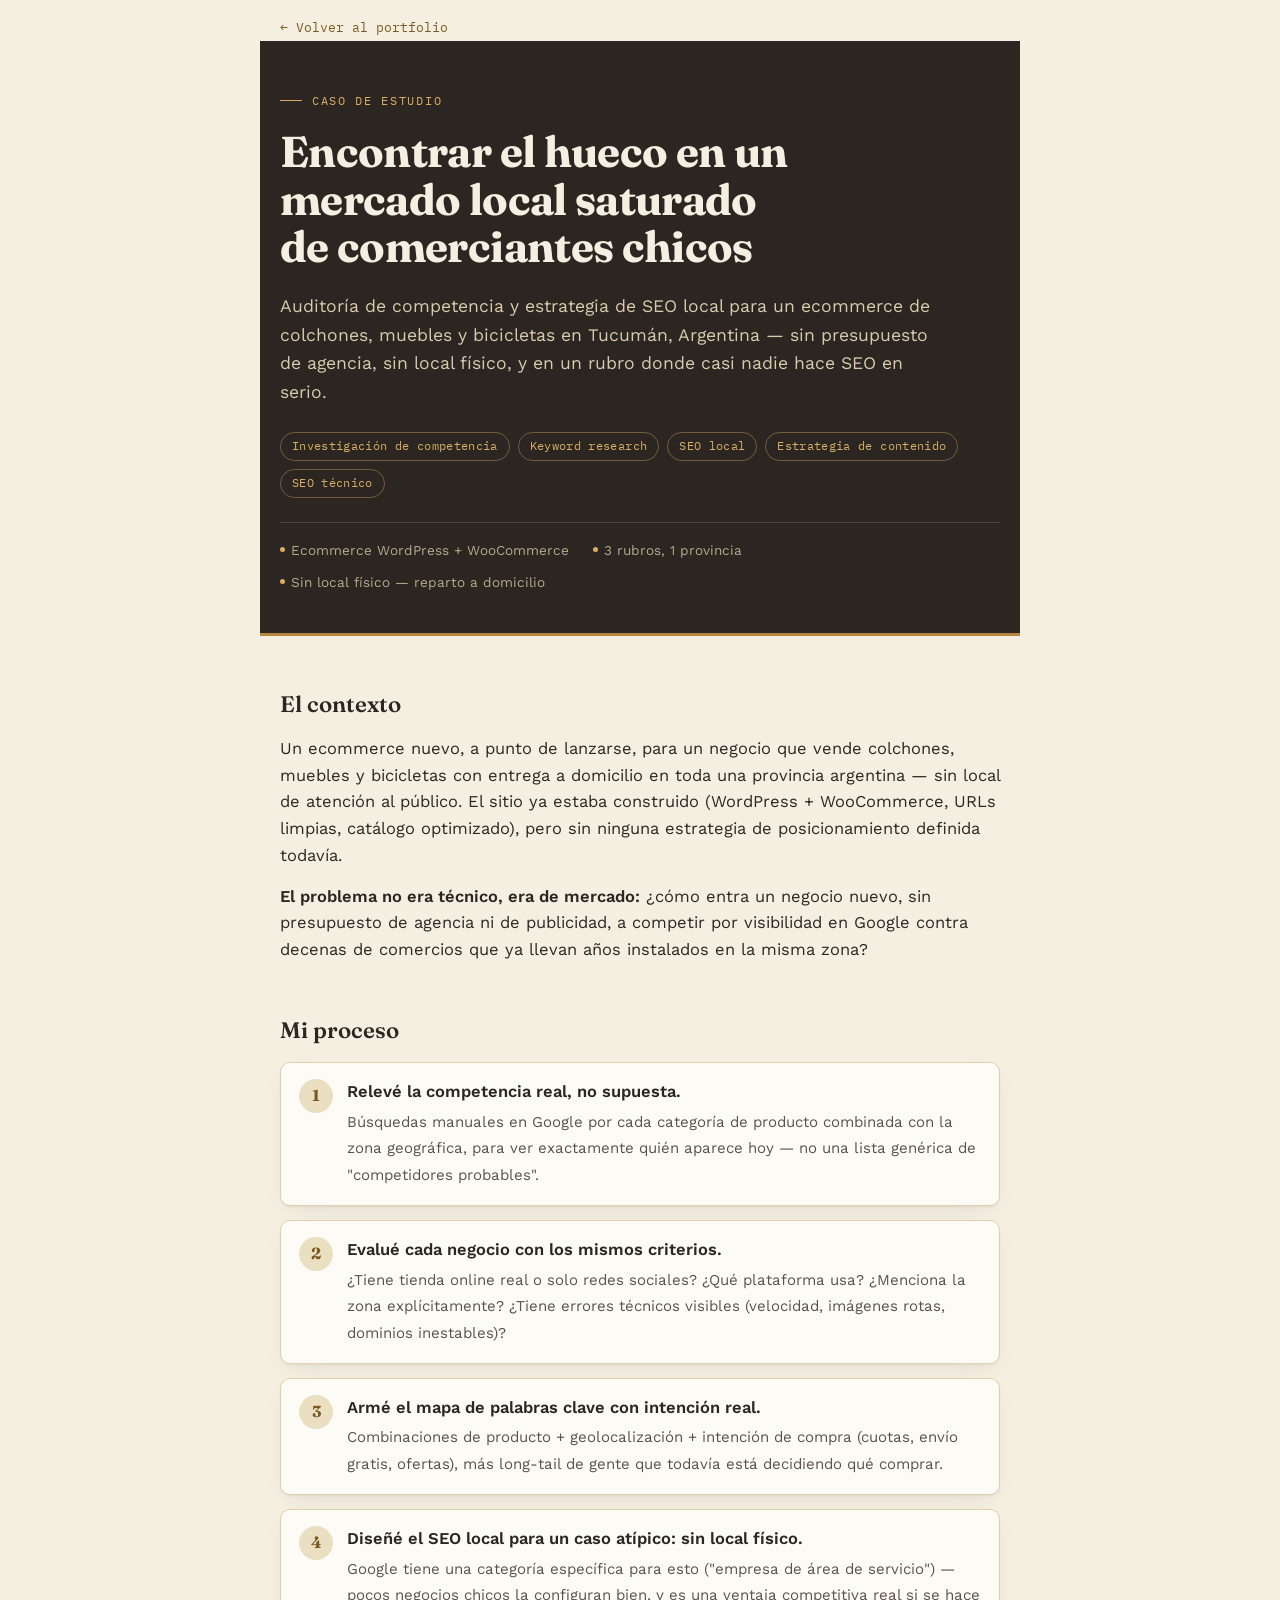
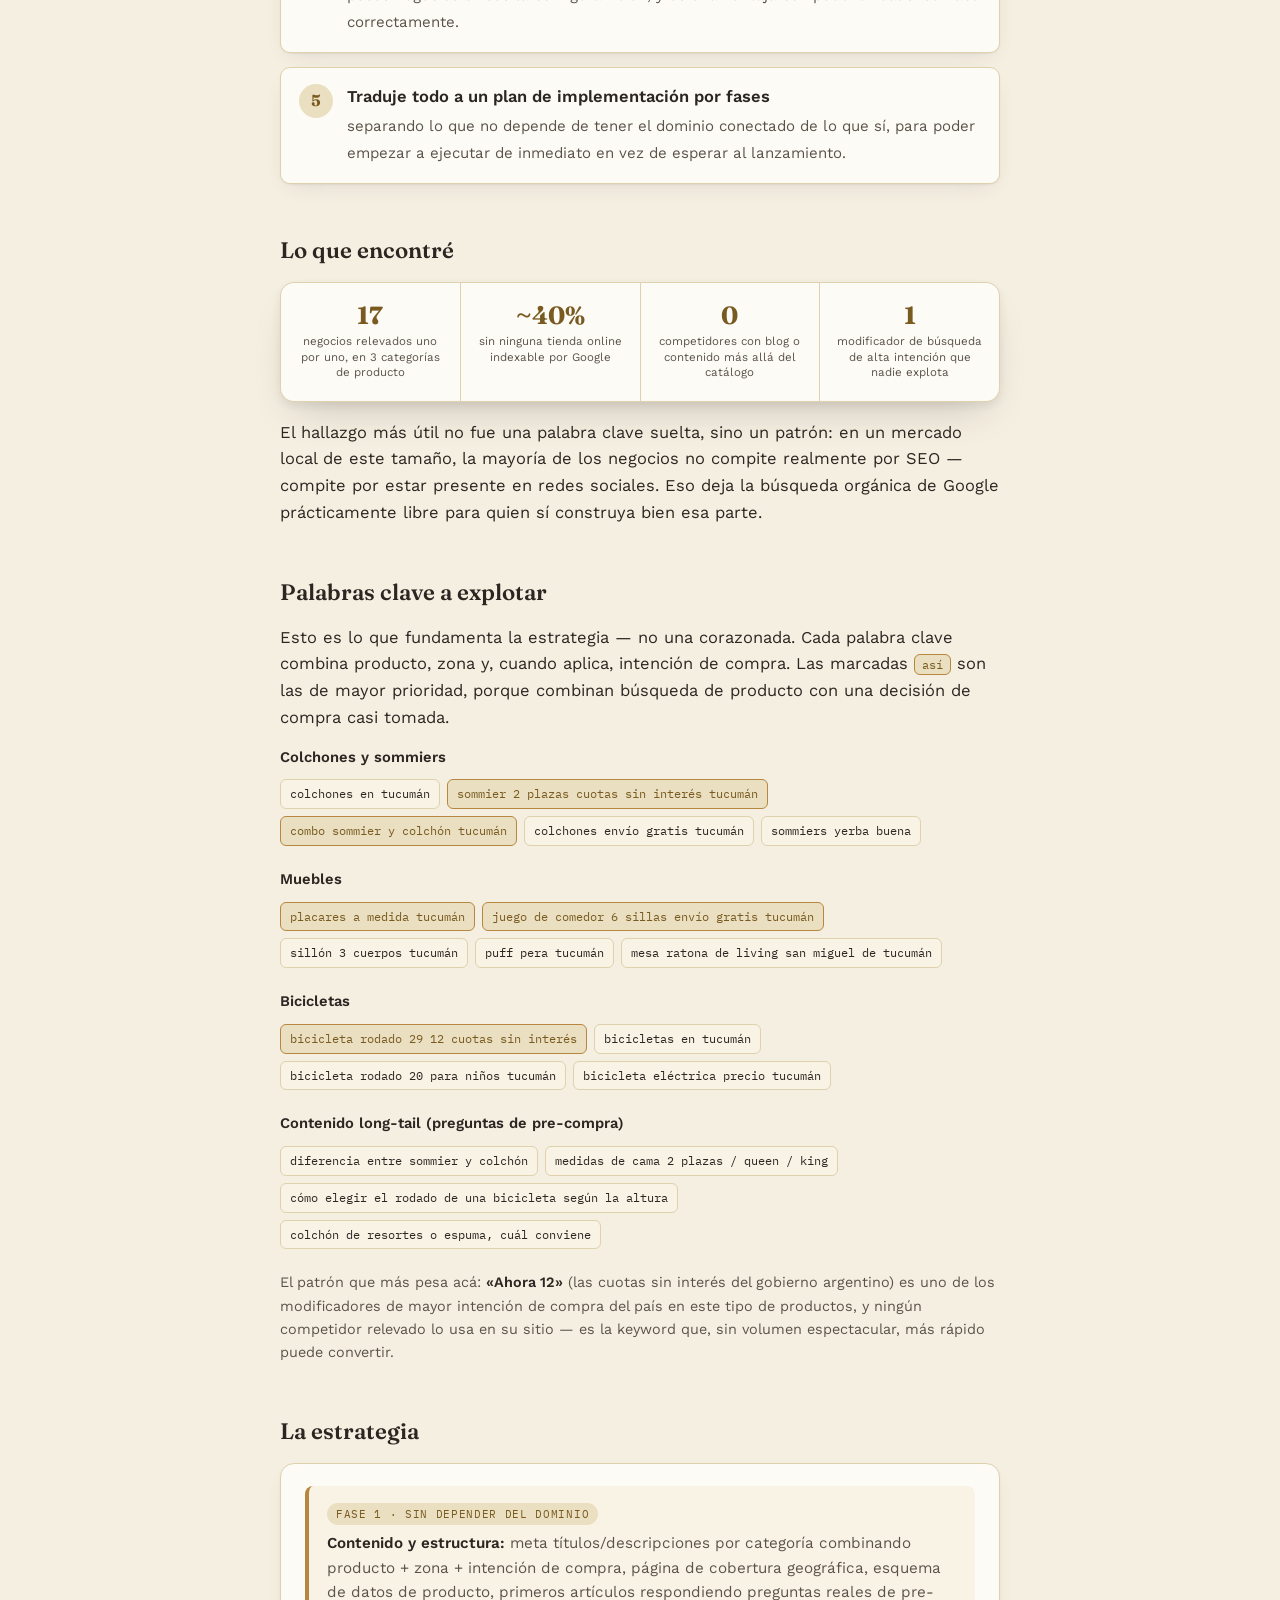
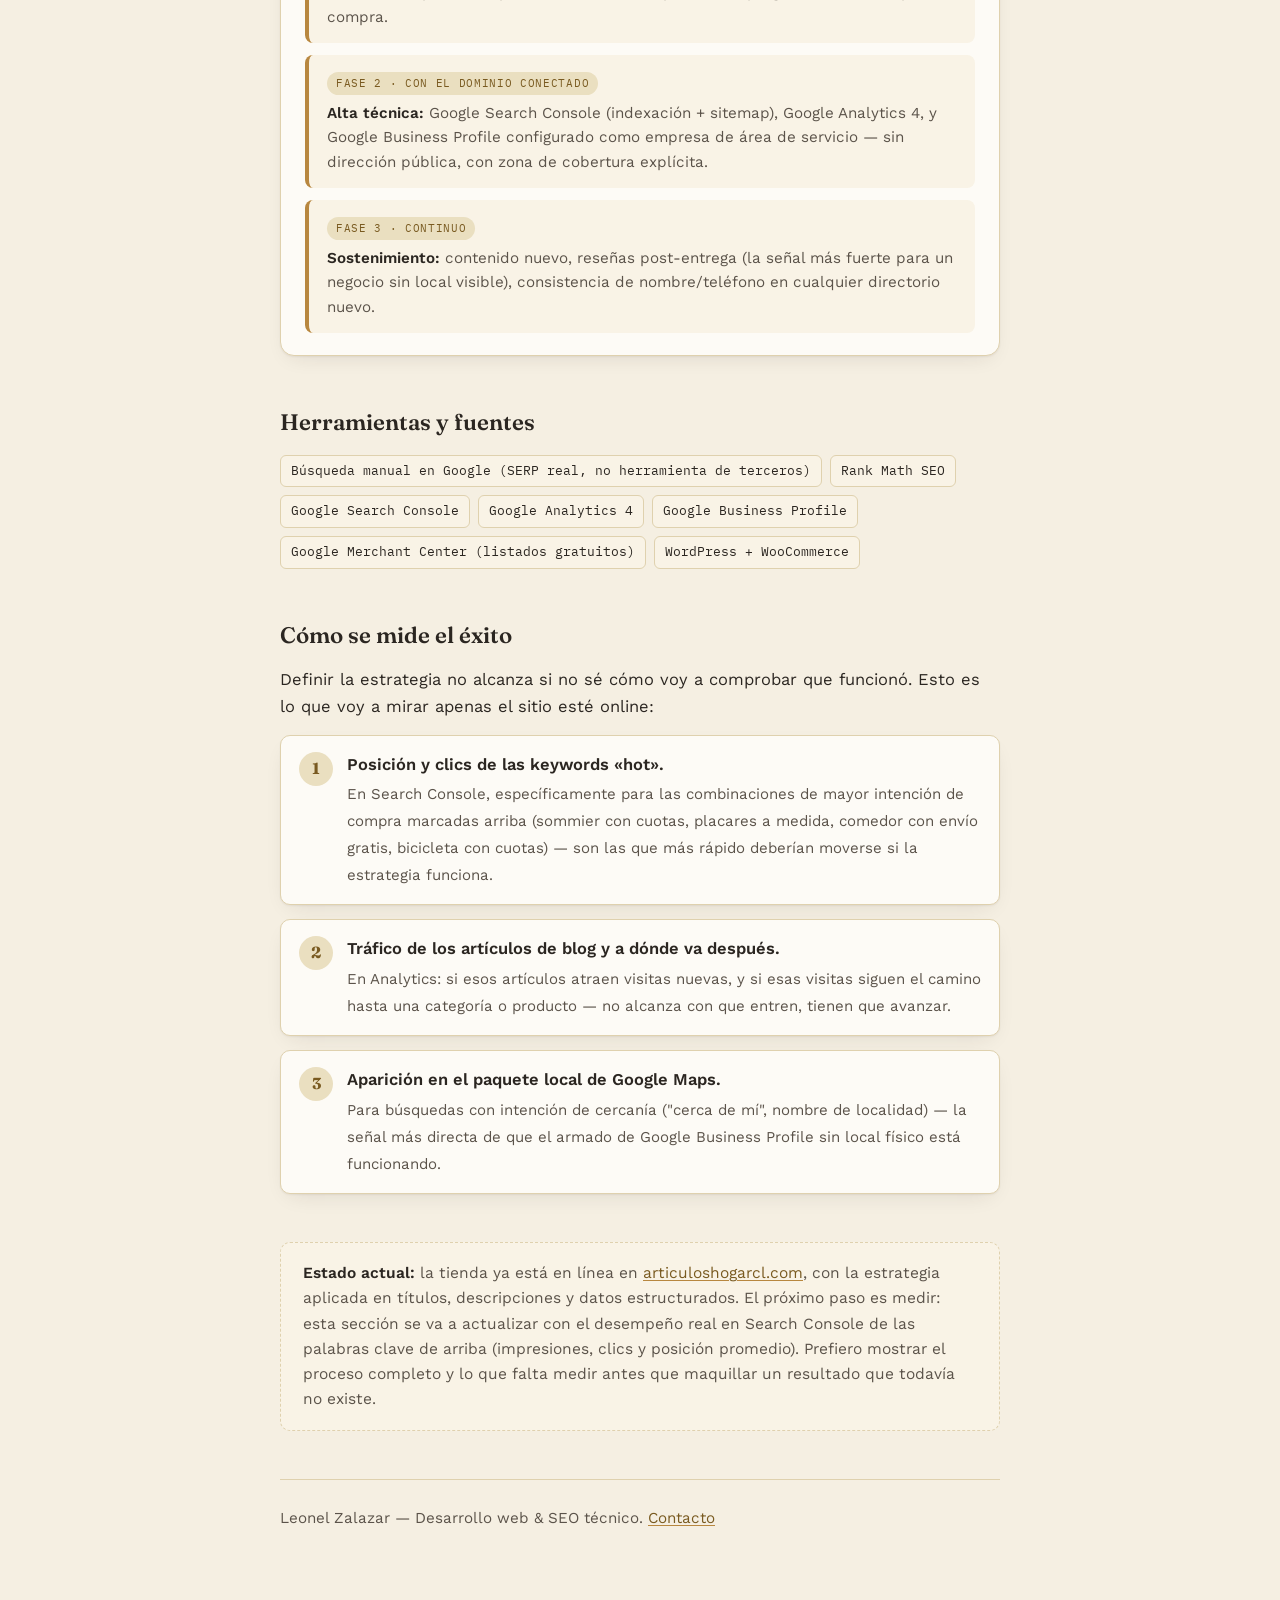
<file: caso-seo-tucuman.html>
<!doctype html>
<html lang="es-AR"><head>
<meta charset="utf-8">
<meta name="viewport" content="width=device-width,initial-scale=1">
<title>Caso de SEO local en Tucumán — Leonel Zalazar</title>
<meta name="description" content="Auditoría de 17 competidores y estrategia de SEO local para un ecommerce de colchones, muebles y bicicletas en Tucumán, sin local físico.">
<link rel="canonical" href="https://leonelzalazar-dev.github.io/caso-seo-tucuman.html">
<meta name="theme-color" content="#2B2621">
<link rel="icon" href="data:image/svg+xml,%3Csvg xmlns='http://www.w3.org/2000/svg' viewBox='0 0 64 64'%3E%3Crect width='64' height='64' rx='14' fill='%23221D18'/%3E%3Ctext x='32' y='45' font-family='Georgia,serif' font-size='38' font-weight='700' text-anchor='middle' fill='%23D9AE64'%3EL%3C/text%3E%3C/svg%3E">
<link rel="preconnect" href="https://fonts.googleapis.com">
<link rel="preconnect" href="https://fonts.gstatic.com" crossorigin>
<link rel="preload" as="style" href="https://fonts.googleapis.com/css2?family=Fraunces:opsz,wght@9..144,400;9..144,500;9..144,600;9..144,700;9..144,800&family=Work+Sans:wght@400;500;600;700&family=IBM+Plex+Mono:wght@500;600&display=swap">
<link href="https://fonts.googleapis.com/css2?family=Fraunces:opsz,wght@9..144,400;9..144,500;9..144,600;9..144,700;9..144,800&family=Work+Sans:wght@400;500;600;700&family=IBM+Plex+Mono:wght@500;600&display=swap" rel="stylesheet" media="print" onload="this.media='all'">
<noscript><link href="https://fonts.googleapis.com/css2?family=Fraunces:opsz,wght@9..144,400;9..144,500;9..144,600;9..144,700;9..144,800&family=Work+Sans:wght@400;500;600;700&family=IBM+Plex+Mono:wght@500;600&display=swap" rel="stylesheet"></noscript>
<style>
  .back{display:inline-block;margin:18px 0 0;font-family:"IBM Plex Mono",monospace;font-size:.8rem;text-decoration:none;color:var(--gold-deep)}
  :root{
    --paper:#F5EFE2; --panel:#FDFBF6; --panel-2:#F9F3E6; --panel-dark:#2B2621;
    --ink:#2B2621; --ink-soft:#5B534A; --line:#DFD1AE;
    --gold:#B8873F; --gold-deep:#795A20; --gold-soft:#EADFC0; --gold-bright:#D9AE64;
    --on-dark:#F5EFE2;
    --shadow: 0 1px 2px rgba(43,38,33,.06), 0 8px 22px -10px rgba(43,38,33,.14);
    --shadow-lg: 0 4px 8px rgba(43,38,33,.08), 0 20px 40px -16px rgba(43,38,33,.22);
    --radius:14px;
  }
  @media (prefers-color-scheme: dark){
    :root:not([data-theme="light"]){
      --paper:#1D1914; --panel:#262019; --panel-2:#221D17; --panel-dark:#100D0A;
      --ink:#F1E9DA; --ink-soft:#C2B199; --line:#453A29;
      --gold:#D9AE64; --gold-deep:#EAC98C; --gold-soft:#332B1C; --gold-bright:#E4BC79;
      --on-dark:#F1E9DA;
      --shadow: 0 1px 2px rgba(0,0,0,.35), 0 10px 26px -12px rgba(0,0,0,.6);
      --shadow-lg: 0 6px 12px rgba(0,0,0,.4), 0 26px 50px -18px rgba(0,0,0,.7);
    }
  }
  :root[data-theme="dark"]{
    --paper:#1D1914; --panel:#262019; --panel-2:#221D17; --panel-dark:#100D0A;
    --ink:#F1E9DA; --ink-soft:#C2B199; --line:#453A29;
    --gold:#D9AE64; --gold-deep:#EAC98C; --gold-soft:#332B1C; --gold-bright:#E4BC79;
    --on-dark:#F1E9DA;
    --shadow: 0 1px 2px rgba(0,0,0,.35), 0 10px 26px -12px rgba(0,0,0,.6);
    --shadow-lg: 0 6px 12px rgba(0,0,0,.4), 0 26px 50px -18px rgba(0,0,0,.7);
  }
  *{box-sizing:border-box;}
  html{color-scheme:light dark;}
  body{
    margin:0; background:var(--paper); color:var(--ink);
    font-family:"Work Sans", ui-sans-serif, system-ui, sans-serif;
    font-size:16.5px; line-height:1.62;
    padding-inline:20px; padding-block:0 90px;
  }
  a{color:var(--gold-deep); text-decoration-color:var(--gold); text-underline-offset:2px;}
  b,strong{color:var(--ink); font-weight:600;}
  .wrap{max-width:720px; margin:0 auto;}

  header.hero{
    background:var(--panel-dark); color:var(--on-dark);
    margin:0 -20px 50px; padding:50px 20px 40px; border-bottom:3px solid var(--gold);
  }
  header.hero .in{max-width:720px; margin:0 auto;}
  .tags{display:flex; flex-wrap:wrap; gap:8px; margin-bottom:24px;}
  .tags .tag{
    font-family:"IBM Plex Mono", monospace; font-size:.72rem; letter-spacing:.03em;
    color:var(--gold-bright); border:1px solid rgba(217,174,100,.4); border-radius:20px;
    padding:4px 11px;
  }
  .kicker{
    font-family:"IBM Plex Mono", ui-monospace, monospace; font-size:12px;
    letter-spacing:.14em; text-transform:uppercase; color:var(--gold-bright);
    display:flex; align-items:center; gap:10px; margin-bottom:18px;
  }
  .kicker::before{content:""; width:22px; height:1.5px; background:var(--gold-bright);}
  h1{
    font-family:"Fraunces", Georgia, serif; font-weight:700;
    font-size:clamp(1.9rem,6vw,2.7rem); line-height:1.1;
    margin:0 0 .5em; text-wrap:balance; letter-spacing:-.015em;
  }
  .hero .lede{ font-size:1.1rem; color:#D8CBAE; max-width:38em; margin:0 0 26px; }
  :root[data-theme="dark"] .hero .lede{color:var(--ink-soft);}
  @media (prefers-color-scheme: dark){ :root:not([data-theme="light"]) .hero .lede{color:var(--ink-soft);} }
  .meta{
    display:flex; flex-wrap:wrap; gap:10px 24px; font-size:.85rem; color:#B7A98D;
    border-top:1px solid rgba(255,255,255,.14); padding-top:16px;
  }
  :root[data-theme="dark"] .meta{color:var(--ink-soft); border-top-color:var(--line);}
  @media (prefers-color-scheme: dark){ :root:not([data-theme="light"]) .meta{color:var(--ink-soft); border-top-color:var(--line);} }
  .meta span{display:flex; align-items:center; gap:6px;}
  .dot{width:5px; height:5px; border-radius:50%; background:var(--gold-bright); display:inline-block;}

  h2{ font-family:"Fraunces", serif; font-weight:600; font-size:1.4rem; margin:0 0 14px; text-wrap:balance; }
  section{margin-bottom:48px;}
  p{margin:0 0 14px;} p:last-child{margin-bottom:0;}

  .panel{ background:var(--panel); border:1px solid var(--line); border-radius:var(--radius); padding:22px 24px; box-shadow:var(--shadow); }

  .stat-row{
    display:grid; grid-template-columns:repeat(4,1fr); gap:1px;
    background:var(--line); border:1px solid var(--line); border-radius:var(--radius);
    overflow:hidden; box-shadow:var(--shadow-lg);
  }
  .stat-row .cell{ background:var(--panel); padding:20px 12px; text-align:center; }
  .stat-row .num{ font-family:"Fraunces",serif; font-weight:700; font-size:1.55rem; color:var(--gold-deep); line-height:1; margin-bottom:6px; font-variant-numeric:tabular-nums; }
  .stat-row .cap{font-size:.72rem; color:var(--ink-soft); line-height:1.35;}
  @media (max-width:560px){ .stat-row{grid-template-columns:1fr 1fr;} .stat-row .num{font-size:1.3rem;} }

  ol.process{list-style:none; margin:0; padding:0; display:grid; gap:14px;}
  ol.process li{
    display:grid; grid-template-columns:34px 1fr; gap:14px; align-items:start;
    background:var(--panel); border:1px solid var(--line); border-radius:10px; padding:16px 18px; box-shadow:var(--shadow);
  }
  ol.process .idx{
    width:34px; height:34px; border-radius:50%; background:var(--gold-soft); color:var(--gold-deep);
    display:flex; align-items:center; justify-content:center; font-family:"Fraunces",serif; font-weight:700; font-size:1rem; flex-shrink:0;
  }
  ol.process b{display:block; margin-bottom:3px;}
  ol.process span{color:var(--ink-soft); font-size:.94rem;}

  .phase-row{display:grid; gap:12px;}
  .phase{ background:var(--panel-2); border-left:4px solid var(--gold); border-radius:8px; padding:14px 18px; }
  .phase .tag2{ font-family:"IBM Plex Mono",monospace; font-size:.7rem; text-transform:uppercase; letter-spacing:.06em; color:var(--gold-deep); background:var(--gold-soft); border-radius:20px; padding:2px 9px; display:inline-block; margin-bottom:6px; }
  .phase p{margin:0; font-size:.95rem; color:var(--ink-soft);}
  .phase b{color:var(--ink);}

  .tools{display:flex; flex-wrap:wrap; gap:8px;}
  .tools span{
    font-family:"IBM Plex Mono",monospace; font-size:.8rem; background:var(--panel-2);
    border:1px solid var(--line); border-radius:6px; padding:5px 10px; color:var(--ink);
  }

  .status{
    border:1px dashed var(--line); background:var(--panel-2); border-radius:10px;
    padding:18px 22px; font-size:.97rem; color:var(--ink-soft);
  }
  .status b{color:var(--ink);}

  .kw-group{margin-bottom:22px;}
  .kw-group:last-child{margin-bottom:0;}
  .kw-group h3{font-family:"Work Sans",sans-serif; font-size:.92rem; font-weight:600; margin:0 0 10px; color:var(--ink);}
  .chips{display:flex; flex-wrap:wrap; gap:7px;}
  .chip{
    font-family:"IBM Plex Mono",monospace; font-size:.76rem; color:var(--ink);
    background:var(--panel-2); border:1px solid var(--line); border-radius:6px; padding:4px 9px;
  }
  .chip.hot{border-color:var(--gold); color:var(--gold-deep); background:var(--gold-soft);}
  .kw-note{font-size:.9rem; color:var(--ink-soft); margin-top:16px;}

  footer.end{ border-top:1px solid var(--line); padding-top:26px; }
  footer.end p{color:var(--ink-soft); font-size:.95rem;}

  @media (max-width:480px){ body{font-size:15.5px;} header.hero{padding:38px 20px 32px;} }
</style>

</head>
<body>
<div class="wrap">
  <a class="back" href="index.html#proyectos">← Volver al portfolio</a>

  <header class="hero">
    <div class="in">
      <div class="kicker">Caso de estudio</div>
      <h1>Encontrar el hueco en un mercado local saturado de comerciantes chicos</h1>
      <p class="lede">Auditoría de competencia y estrategia de SEO local para un ecommerce de colchones, muebles y bicicletas en Tucumán, Argentina — sin presupuesto de agencia, sin local físico, y en un rubro donde casi nadie hace SEO en serio.</p>
      <div class="tags">
        <span class="tag">Investigación de competencia</span>
        <span class="tag">Keyword research</span>
        <span class="tag">SEO local</span>
        <span class="tag">Estrategia de contenido</span>
        <span class="tag">SEO técnico</span>
      </div>
      <div class="meta">
        <span><span class="dot"></span> Ecommerce WordPress + WooCommerce</span>
        <span><span class="dot"></span> 3 rubros, 1 provincia</span>
        <span><span class="dot"></span> Sin local físico — reparto a domicilio</span>
      </div>
    </div>
  </header>

  <section>
    <h2>El contexto</h2>
    <p>Un ecommerce nuevo, a punto de lanzarse, para un negocio que vende colchones, muebles y bicicletas con entrega a domicilio en toda una provincia argentina — sin local de atención al público. El sitio ya estaba construido (WordPress + WooCommerce, URLs limpias, catálogo optimizado), pero sin ninguna estrategia de posicionamiento definida todavía.</p>
    <p><b>El problema no era técnico, era de mercado:</b> ¿cómo entra un negocio nuevo, sin presupuesto de agencia ni de publicidad, a competir por visibilidad en Google contra decenas de comercios que ya llevan años instalados en la misma zona?</p>
  </section>

  <section>
    <h2>Mi proceso</h2>
    <ol class="process">
      <li><span class="idx">1</span><div><b>Relevé la competencia real, no supuesta.</b><span>Búsquedas manuales en Google por cada categoría de producto combinada con la zona geográfica, para ver exactamente quién aparece hoy — no una lista genérica de "competidores probables".</span></div></li>
      <li><span class="idx">2</span><div><b>Evalué cada negocio con los mismos criterios.</b><span>¿Tiene tienda online real o solo redes sociales? ¿Qué plataforma usa? ¿Menciona la zona explícitamente? ¿Tiene errores técnicos visibles (velocidad, imágenes rotas, dominios inestables)?</span></div></li>
      <li><span class="idx">3</span><div><b>Armé el mapa de palabras clave con intención real.</b><span>Combinaciones de producto + geolocalización + intención de compra (cuotas, envío gratis, ofertas), más long-tail de gente que todavía está decidiendo qué comprar.</span></div></li>
      <li><span class="idx">4</span><div><b>Diseñé el SEO local para un caso atípico: sin local físico.</b><span>Google tiene una categoría específica para esto ("empresa de área de servicio") — pocos negocios chicos la configuran bien, y es una ventaja competitiva real si se hace correctamente.</span></div></li>
      <li><span class="idx">5</span><div><b>Traduje todo a un plan de implementación por fases</b><span>separando lo que no depende de tener el dominio conectado de lo que sí, para poder empezar a ejecutar de inmediato en vez de esperar al lanzamiento.</span></div></li>
    </ol>
  </section>

  <section>
    <h2>Lo que encontré</h2>
    <div class="stat-row">
      <div class="cell"><div class="num">17</div><div class="cap">negocios relevados uno por uno, en 3 categorías de producto</div></div>
      <div class="cell"><div class="num">~40%</div><div class="cap">sin ninguna tienda online indexable por Google</div></div>
      <div class="cell"><div class="num">0</div><div class="cap">competidores con blog o contenido más allá del catálogo</div></div>
      <div class="cell"><div class="num">1</div><div class="cap">modificador de búsqueda de alta intención que nadie explota</div></div>
    </div>
    <p style="margin-top:18px;">El hallazgo más útil no fue una palabra clave suelta, sino un patrón: en un mercado local de este tamaño, la mayoría de los negocios no compite realmente por SEO — compite por estar presente en redes sociales. Eso deja la búsqueda orgánica de Google prácticamente libre para quien sí construya bien esa parte.</p>
  </section>

  <section>
    <h2>Palabras clave a explotar</h2>
    <p>Esto es lo que fundamenta la estrategia — no una corazonada. Cada palabra clave combina producto, zona y, cuando aplica, intención de compra. Las marcadas <span class="chip hot" style="padding:2px 7px;">así</span> son las de mayor prioridad, porque combinan búsqueda de producto con una decisión de compra casi tomada.</p>

    <div class="kw-group">
      <h3>Colchones y sommiers</h3>
      <div class="chips">
        <span class="chip">colchones en tucumán</span>
        <span class="chip hot">sommier 2 plazas cuotas sin interés tucumán</span>
        <span class="chip hot">combo sommier y colchón tucumán</span>
        <span class="chip">colchones envío gratis tucumán</span>
        <span class="chip">sommiers yerba buena</span>
      </div>
    </div>

    <div class="kw-group">
      <h3>Muebles</h3>
      <div class="chips">
        <span class="chip hot">placares a medida tucumán</span>
        <span class="chip hot">juego de comedor 6 sillas envío gratis tucumán</span>
        <span class="chip">sillón 3 cuerpos tucumán</span>
        <span class="chip">puff pera tucumán</span>
        <span class="chip">mesa ratona de living san miguel de tucumán</span>
      </div>
    </div>

    <div class="kw-group">
      <h3>Bicicletas</h3>
      <div class="chips">
        <span class="chip hot">bicicleta rodado 29 12 cuotas sin interés</span>
        <span class="chip">bicicletas en tucumán</span>
        <span class="chip">bicicleta rodado 20 para niños tucumán</span>
        <span class="chip">bicicleta eléctrica precio tucumán</span>
      </div>
    </div>

    <div class="kw-group">
      <h3>Contenido long-tail (preguntas de pre-compra)</h3>
      <div class="chips">
        <span class="chip">diferencia entre sommier y colchón</span>
        <span class="chip">medidas de cama 2 plazas / queen / king</span>
        <span class="chip">cómo elegir el rodado de una bicicleta según la altura</span>
        <span class="chip">colchón de resortes o espuma, cuál conviene</span>
      </div>
    </div>

    <p class="kw-note">El patrón que más pesa acá: <b>«Ahora 12»</b> (las cuotas sin interés del gobierno argentino) es uno de los modificadores de mayor intención de compra del país en este tipo de productos, y ningún competidor relevado lo usa en su sitio — es la keyword que, sin volumen espectacular, más rápido puede convertir.</p>
  </section>

  <section>
    <h2>La estrategia</h2>
    <div class="panel">
      <div class="phase-row">
        <div class="phase"><span class="tag2">Fase 1 · sin depender del dominio</span><p><b>Contenido y estructura:</b> meta títulos/descripciones por categoría combinando producto + zona + intención de compra, página de cobertura geográfica, esquema de datos de producto, primeros artículos respondiendo preguntas reales de pre-compra.</p></div>
        <div class="phase"><span class="tag2">Fase 2 · con el dominio conectado</span><p><b>Alta técnica:</b> Google Search Console (indexación + sitemap), Google Analytics 4, y Google Business Profile configurado como empresa de área de servicio — sin dirección pública, con zona de cobertura explícita.</p></div>
        <div class="phase"><span class="tag2">Fase 3 · continuo</span><p><b>Sostenimiento:</b> contenido nuevo, reseñas post-entrega (la señal más fuerte para un negocio sin local visible), consistencia de nombre/teléfono en cualquier directorio nuevo.</p></div>
      </div>
    </div>
  </section>

  <section>
    <h2>Herramientas y fuentes</h2>
    <div class="tools">
      <span>Búsqueda manual en Google (SERP real, no herramienta de terceros)</span>
      <span>Rank Math SEO</span>
      <span>Google Search Console</span>
      <span>Google Analytics 4</span>
      <span>Google Business Profile</span>
      <span>Google Merchant Center (listados gratuitos)</span>
      <span>WordPress + WooCommerce</span>
    </div>
  </section>

  <section>
    <h2>Cómo se mide el éxito</h2>
    <p>Definir la estrategia no alcanza si no sé cómo voy a comprobar que funcionó. Esto es lo que voy a mirar apenas el sitio esté online:</p>
    <ol class="process">
      <li><span class="idx">1</span><div><b>Posición y clics de las keywords «hot».</b><span>En Search Console, específicamente para las combinaciones de mayor intención de compra marcadas arriba (sommier con cuotas, placares a medida, comedor con envío gratis, bicicleta con cuotas) — son las que más rápido deberían moverse si la estrategia funciona.</span></div></li>
      <li><span class="idx">2</span><div><b>Tráfico de los artículos de blog y a dónde va después.</b><span>En Analytics: si esos artículos atraen visitas nuevas, y si esas visitas siguen el camino hasta una categoría o producto — no alcanza con que entren, tienen que avanzar.</span></div></li>
      <li><span class="idx">3</span><div><b>Aparición en el paquete local de Google Maps.</b><span>Para búsquedas con intención de cercanía ("cerca de mí", nombre de localidad) — la señal más directa de que el armado de Google Business Profile sin local físico está funcionando.</span></div></li>
    </ol>
  </section>

  <section>
    <p class="status"><b>Estado actual:</b> la tienda ya está en línea en <a href="https://articuloshogarcl.com/" target="_blank" rel="noopener">articuloshogarcl.com</a>, con la estrategia aplicada en títulos, descripciones y datos estructurados. El próximo paso es medir: esta sección se va a actualizar con el desempeño real en Search Console de las palabras clave de arriba (impresiones, clics y posición promedio). Prefiero mostrar el proceso completo y lo que falta medir antes que maquillar un resultado que todavía no existe.</p>
  </section>

  <footer class="end">
    <p>Leonel Zalazar — Desarrollo web &amp; SEO técnico. <a href="index.html#contacto">Contacto</a></p>
  </footer>

</div>

</body></html>
</file>
